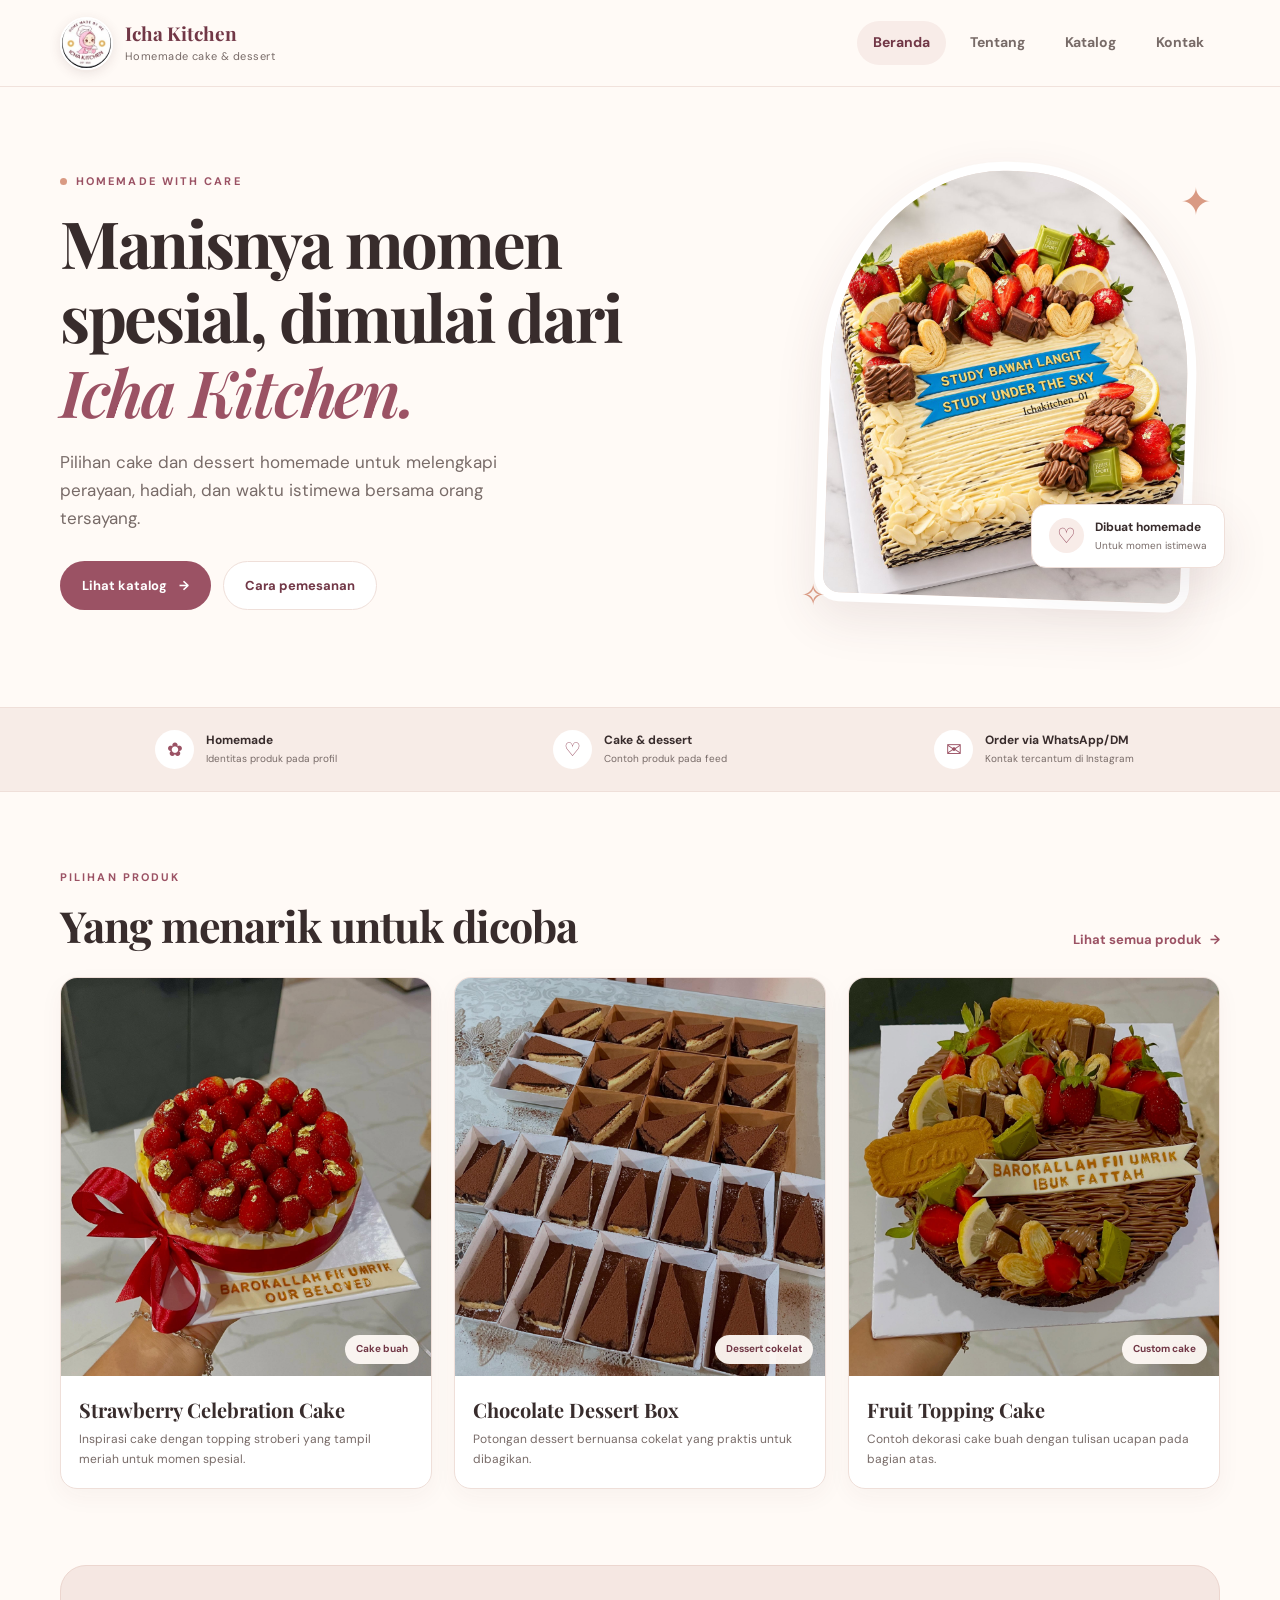
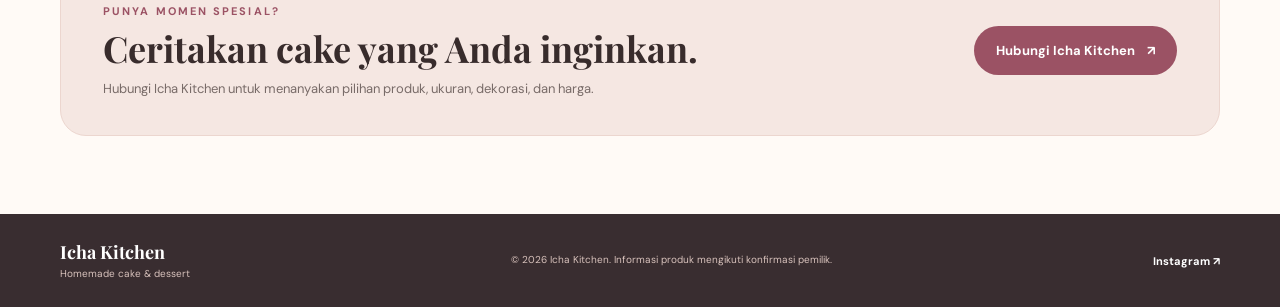
<file: index.html>
<!DOCTYPE html>
<html lang="id">
<head>
  <meta charset="UTF-8">
  <meta name="viewport" content="width=device-width, initial-scale=1.0">
  <meta name="description" content="Profil Icha Kitchen, usaha homemade cake, cookies, dan dessert. Lihat pilihan produk dan cara pemesanan.">
  <title>Icha Kitchen | Beranda</title>
  <link rel="preconnect" href="https://fonts.googleapis.com">
  <link rel="preconnect" href="https://fonts.gstatic.com" crossorigin>
  <link href="https://fonts.googleapis.com/css2?family=DM+Sans:wght@400;500;600;700&family=Playfair+Display:wght@600;700&display=swap" rel="stylesheet">
  <link rel="stylesheet" href="css/style.css">
  <script src="js/script.js" defer></script>
</head>
<body>
  <a class="skip-link" href="#konten">Lewati ke konten</a>
  <header class="site-header">
    <div class="header-inner">
      <a class="brand" href="index.html" aria-label="Icha Kitchen, beranda">
        <img src="img/logo-icha.jpg" alt="Logo Icha Kitchen bergambar karakter koki">
        <span><strong>Icha Kitchen</strong><small>Homemade cake &amp; dessert</small></span>
      </a>
      <button class="menu-toggle" type="button" aria-label="Buka menu navigasi" aria-controls="menu-utama" aria-expanded="false">
        <span></span><span></span><span></span>
      </button>
      <nav class="site-nav" aria-label="Navigasi utama">
        <ul id="menu-utama" class="nav-list">
          <li><a href="index.html" aria-current="page">Beranda</a></li>
          <li><a href="tentang.html">Tentang</a></li>
          <li><a href="katalog.html">Katalog</a></li>
          <li><a href="kontak.html">Kontak</a></li>
        </ul>
      </nav>
    </div>
  </header>

  <main id="konten">
    <section class="hero section-wrap">
      <div class="hero-copy">
        <p class="eyebrow"><span class="eyebrow-dot"></span> HOMEMADE WITH CARE</p>
        <h1>Manisnya momen spesial, dimulai dari <em>Icha Kitchen.</em></h1>
        <p class="hero-text">Pilihan cake dan dessert homemade untuk melengkapi perayaan, hadiah, dan waktu istimewa bersama orang tersayang.</p>
        <div class="hero-actions">
          <a class="button button-primary" href="katalog.html">Lihat katalog <span aria-hidden="true">→</span></a>
          <a class="button button-light" href="kontak.html">Cara pemesanan</a>
        </div>
      </div>
      <div class="hero-visual">
        <div class="hero-image-frame">
          <img src="img/produk-01.jpg" alt="Cake homemade dengan dekorasi buah stroberi dan cokelat">
        </div>
        <div class="floating-note"><span class="note-icon">♡</span><span><strong>Dibuat homemade</strong><small>Untuk momen istimewa</small></span></div>
        <span class="hero-sparkle sparkle-one" aria-hidden="true">✦</span>
        <span class="hero-sparkle sparkle-two" aria-hidden="true">✧</span>
      </div>
    </section>

    <section class="trust-strip" aria-label="Informasi singkat Icha Kitchen">
      <div class="section-wrap trust-grid">
        <div><span class="trust-icon">✿</span><span><strong>Homemade</strong><small>Identitas produk pada profil</small></span></div>
        <div><span class="trust-icon">♡</span><span><strong>Cake &amp; dessert</strong><small>Contoh produk pada feed</small></span></div>
        <div><span class="trust-icon">✉</span><span><strong>Order via WhatsApp/DM</strong><small>Kontak tercantum di Instagram</small></span></div>
      </div>
    </section>

    <section class="section-wrap section-block">
      <div class="section-heading">
        <div><p class="eyebrow">PILIHAN PRODUK</p><h2>Yang menarik untuk dicoba</h2></div>
        <a class="text-link" href="katalog.html">Lihat semua produk <span aria-hidden="true">→</span></a>
      </div>
      <div class="featured-grid">
        <article class="product-card featured-card">
          <a class="product-image" href="katalog.html" aria-label="Lihat katalog cake buah">
            <img src="img/produk-06.jpg" alt="Cake dengan topping stroberi dan pita merah" loading="lazy">
            <span class="image-tag">Cake buah</span>
          </a>
          <div class="product-info"><h3>Strawberry Celebration Cake</h3><p>Inspirasi cake dengan topping stroberi yang tampil meriah untuk momen spesial.</p></div>
        </article>
        <article class="product-card featured-card">
          <a class="product-image" href="katalog.html" aria-label="Lihat katalog brownies">
            <img src="img/produk-04.jpg" alt="Potongan dessert cokelat tersusun dalam kotak" loading="lazy">
            <span class="image-tag">Dessert cokelat</span>
          </a>
          <div class="product-info"><h3>Chocolate Dessert Box</h3><p>Potongan dessert bernuansa cokelat yang praktis untuk dibagikan.</p></div>
        </article>
        <article class="product-card featured-card">
          <a class="product-image" href="katalog.html" aria-label="Lihat katalog cake custom">
            <img src="img/produk-05.jpg" alt="Cake dekorasi buah dengan tulisan ucapan" loading="lazy">
            <span class="image-tag">Custom cake</span>
          </a>
          <div class="product-info"><h3>Fruit Topping Cake</h3><p>Contoh dekorasi cake buah dengan tulisan ucapan pada bagian atas.</p></div>
        </article>
      </div>
    </section>

    <section class="order-banner section-wrap">
      <div><p class="eyebrow">PUNYA MOMEN SPESIAL?</p><h2>Ceritakan cake yang Anda inginkan.</h2><p>Hubungi Icha Kitchen untuk menanyakan pilihan produk, ukuran, dekorasi, dan harga.</p></div>
      <a class="button button-primary" href="kontak.html">Hubungi Icha Kitchen <span aria-hidden="true">↗</span></a>
    </section>
  </main>

  <footer class="site-footer">
    <div class="section-wrap footer-inner">
      <a class="footer-brand" href="index.html">Icha Kitchen<span>Homemade cake &amp; dessert</span></a>
      <p>© <span class="current-year">2026</span> Icha Kitchen. Informasi produk mengikuti konfirmasi pemilik.</p>
      <a href="https://www.instagram.com/ichakitchen_01/" target="_blank" rel="noopener noreferrer">Instagram ↗</a>
    </div>
  </footer>
</body>
</html>
</file>
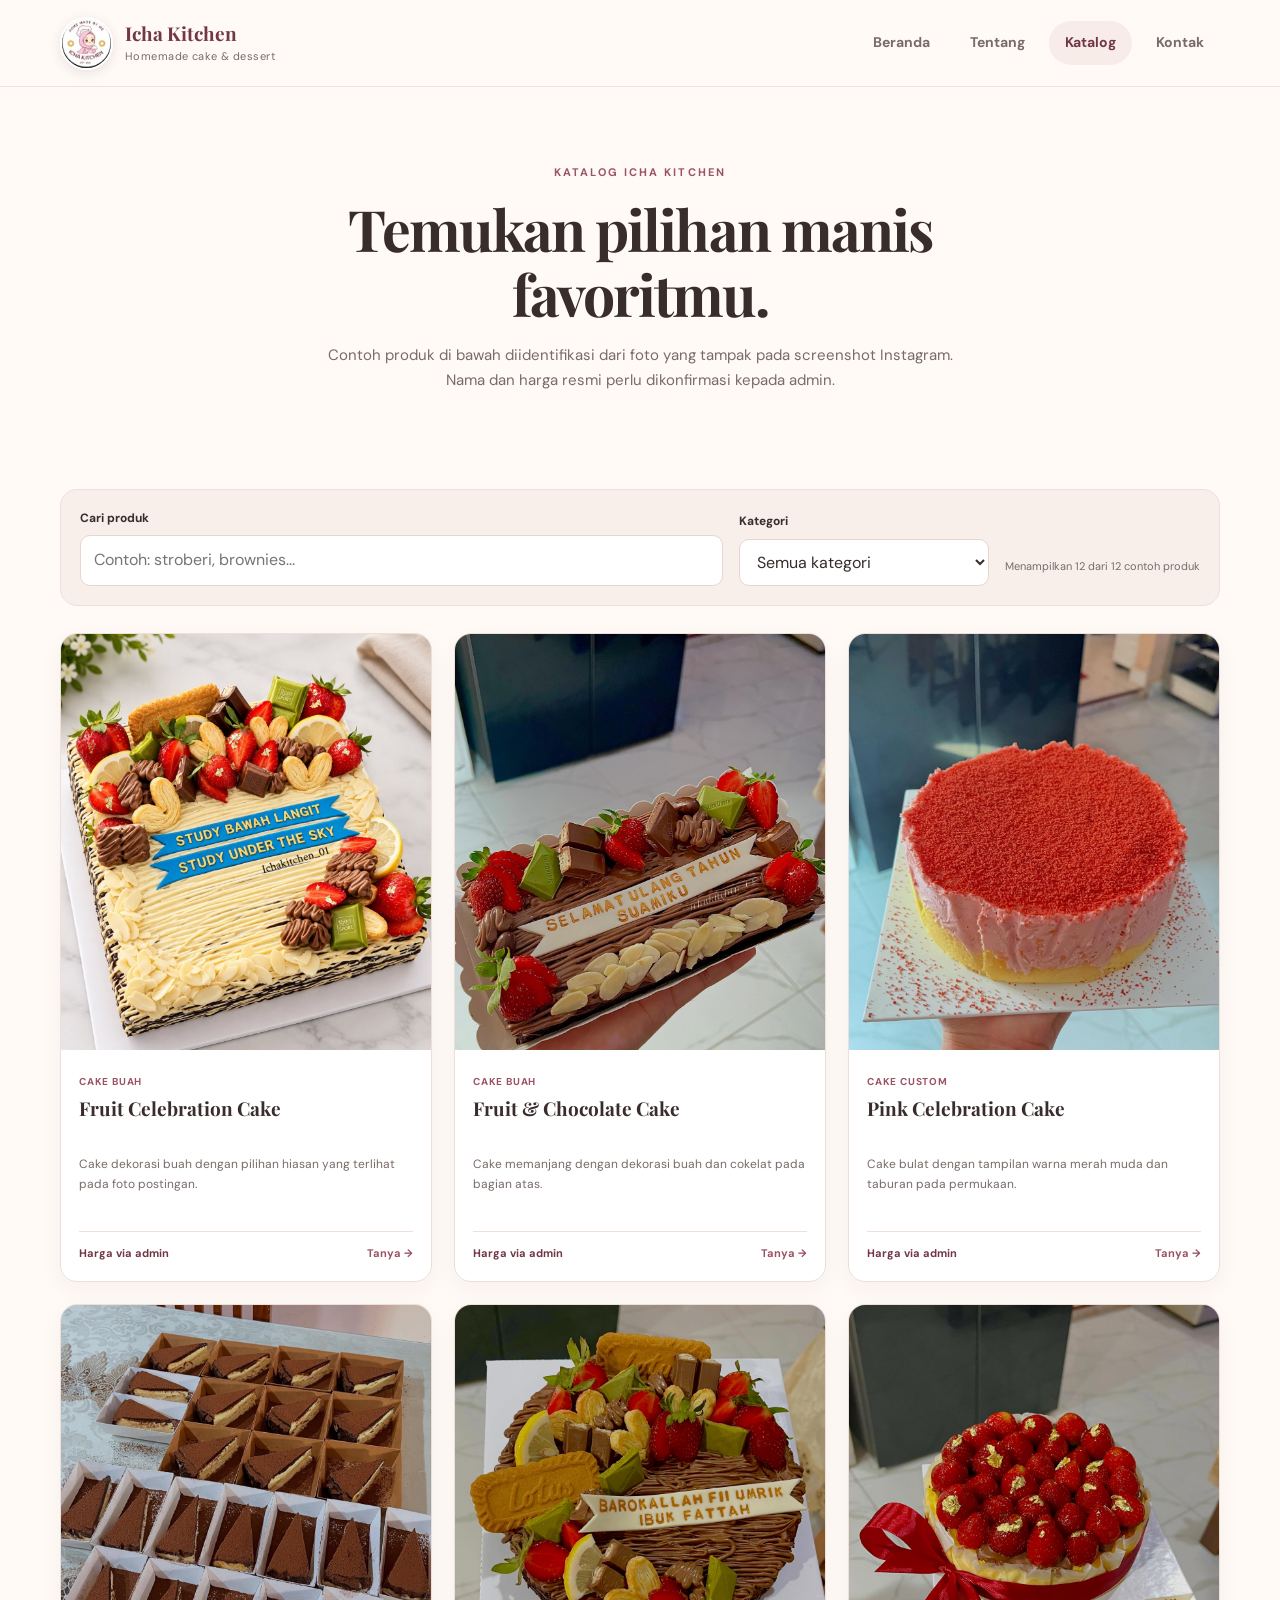
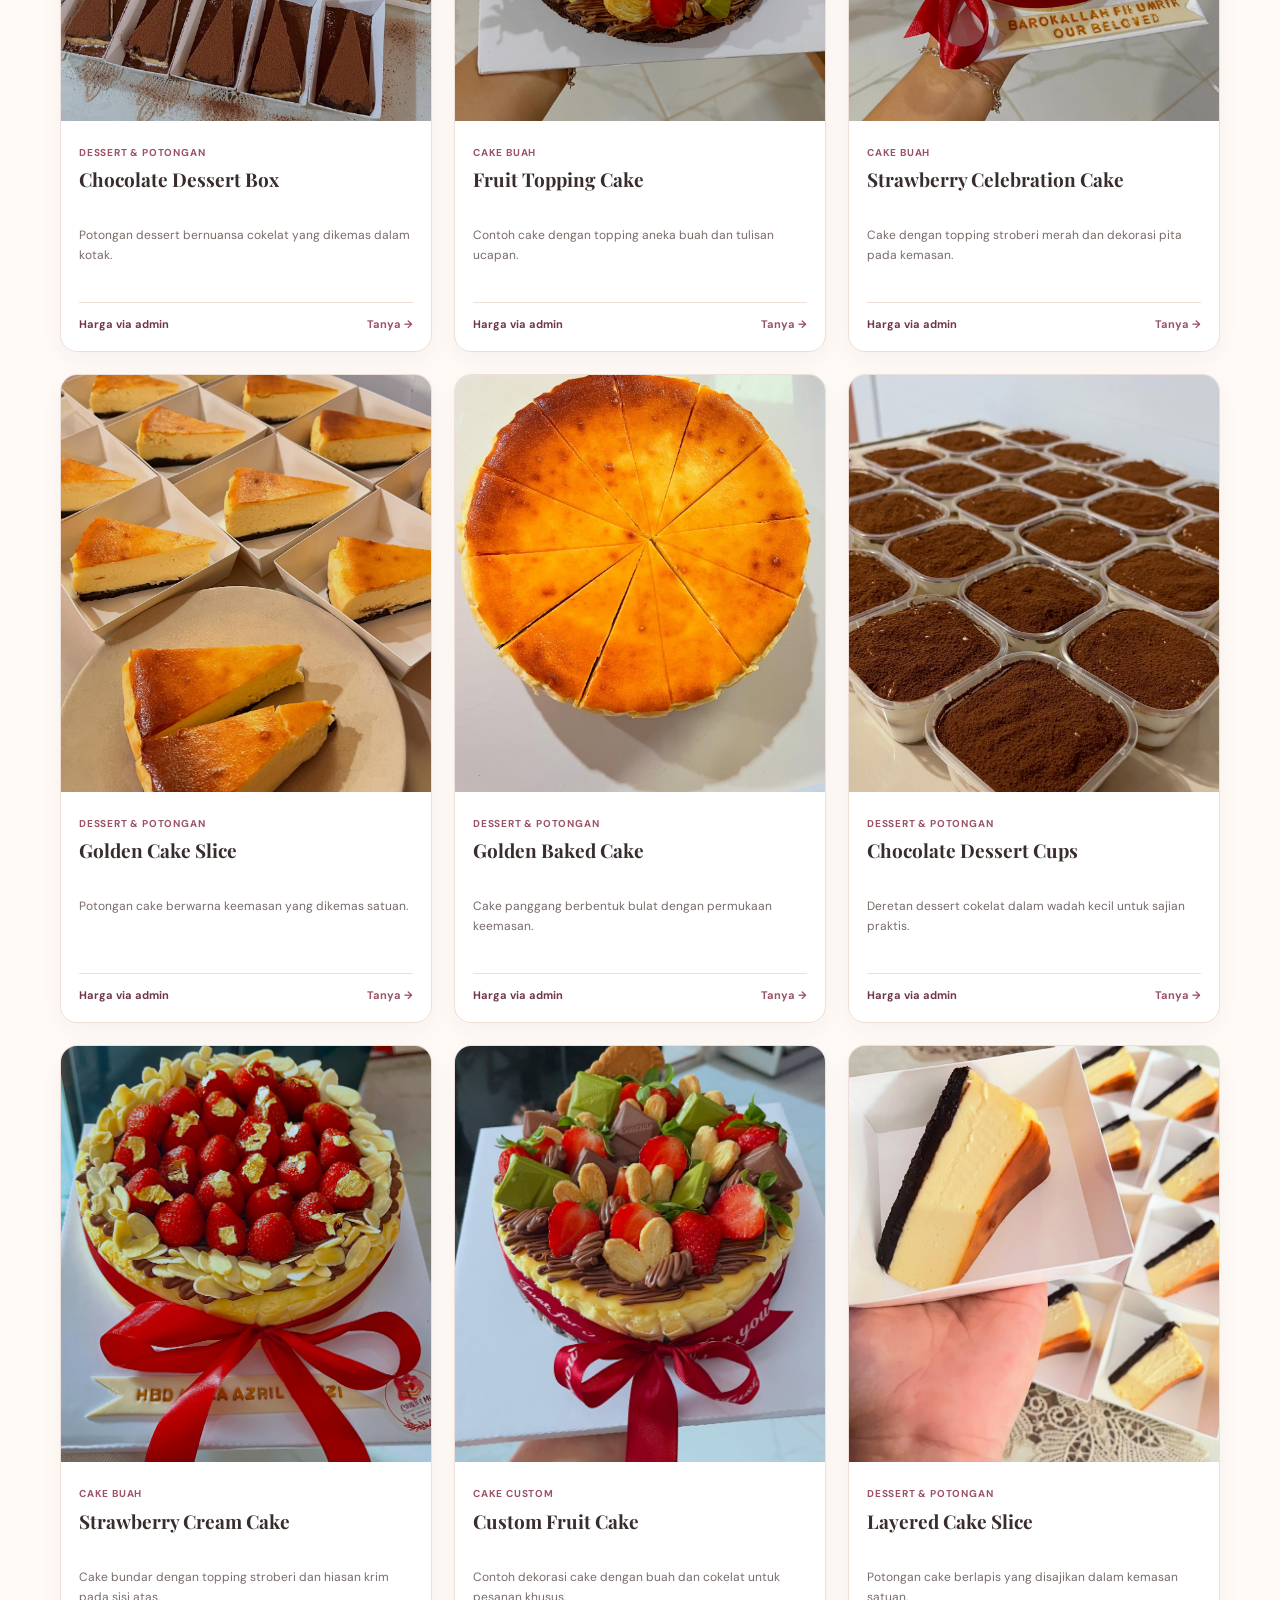
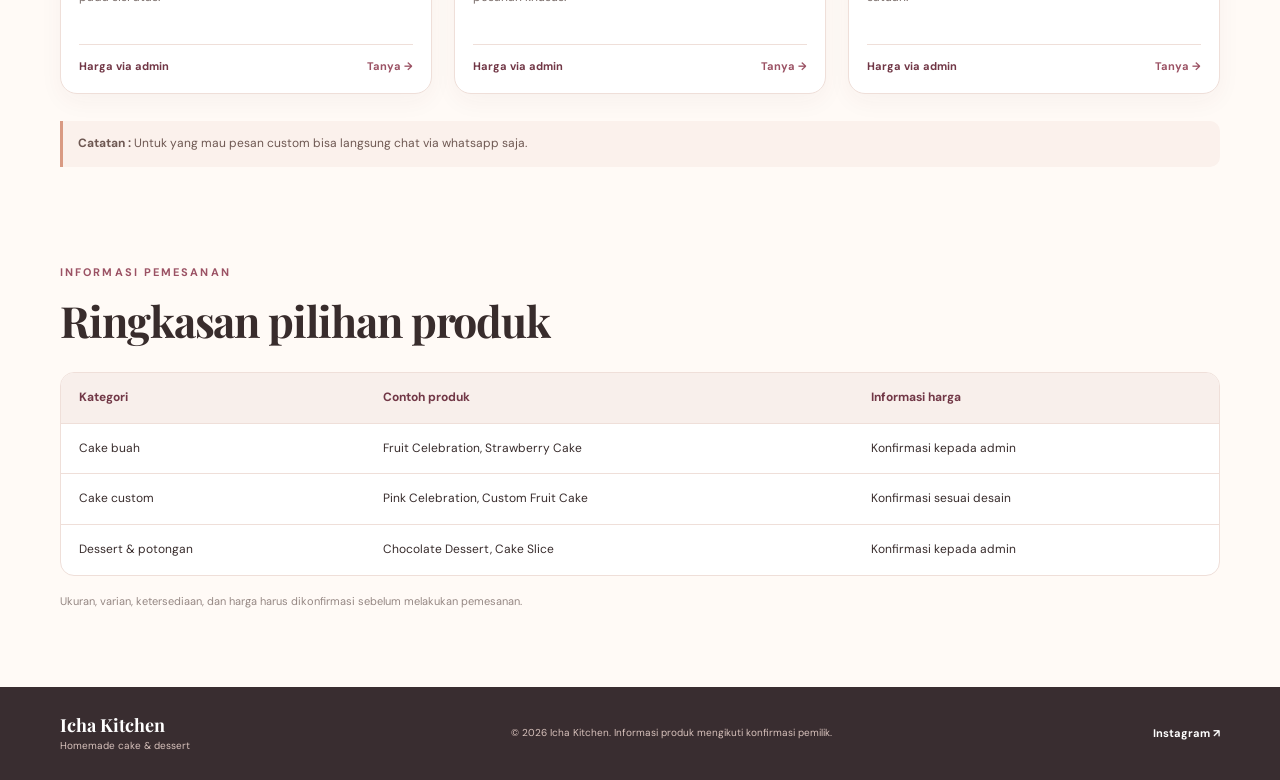
<file: katalog.html>
<!DOCTYPE html>
<html lang="id">
<head>
  <meta charset="UTF-8">
  <meta name="viewport" content="width=device-width, initial-scale=1.0">
  <meta name="description" content="Katalog contoh produk cake dan dessert Icha Kitchen berdasarkan foto postingan Instagram.">
  <title>Icha Kitchen | Katalog Produk</title>
  <link rel="preconnect" href="https://fonts.googleapis.com">
  <link rel="preconnect" href="https://fonts.gstatic.com" crossorigin>
  <link href="https://fonts.googleapis.com/css2?family=DM+Sans:wght@400;500;600;700&family=Playfair+Display:wght@600;700&display=swap" rel="stylesheet">
  <link rel="stylesheet" href="css/style.css">
  <script src="js/script.js" defer></script>
</head>
<body>
  <a class="skip-link" href="#konten">Lewati ke konten</a>
  <header class="site-header">
    <div class="header-inner">
      <a class="brand" href="index.html" aria-label="Icha Kitchen, beranda"><img src="img/logo-icha.jpg" alt="Logo Icha Kitchen bergambar karakter koki"><span><strong>Icha Kitchen</strong><small>Homemade cake &amp; dessert</small></span></a>
      <button class="menu-toggle" type="button" aria-label="Buka menu navigasi" aria-controls="menu-utama" aria-expanded="false"><span></span><span></span><span></span></button>
      <nav class="site-nav" aria-label="Navigasi utama"><ul id="menu-utama" class="nav-list"><li><a href="index.html">Beranda</a></li><li><a href="tentang.html">Tentang</a></li><li><a href="katalog.html" aria-current="page">Katalog</a></li><li><a href="kontak.html">Kontak</a></li></ul></nav>
    </div>
  </header>

  <main id="konten">
    <section class="page-hero section-wrap catalog-hero">
      <p class="eyebrow">KATALOG ICHA KITCHEN</p>
      <h1>Temukan pilihan manis favoritmu.</h1>
      <p>Contoh produk di bawah diidentifikasi dari foto yang tampak pada screenshot Instagram. Nama dan harga resmi perlu dikonfirmasi kepada admin.</p>
    </section>

    <section class="section-wrap section-block">
      <div class="catalog-toolbar" aria-label="Pencarian katalog">
        <div class="field-group search-field"><label for="catalog-search">Cari produk</label><input id="catalog-search" type="search" placeholder="Contoh: stroberi, brownies..." autocomplete="off"></div>
        <div class="field-group"><label for="category-filter">Kategori</label><select id="category-filter"><option value="all">Semua kategori</option><option value="cake-buah">Cake buah</option><option value="cake-custom">Cake custom</option><option value="dessert">Dessert &amp; potongan</option></select></div>
        <p id="catalog-count" class="catalog-count" aria-live="polite">Menampilkan 12 contoh produk</p>
      </div>

      <div id="catalog-grid" class="catalog-grid">
        <article class="product-card" data-category="cake-buah" data-name="fruit celebration cake cake buah stroberi"><a class="product-image" href="kontak.html"><img src="img/produk-01.jpg" alt="Cake persegi dengan hiasan buah, cokelat, dan tulisan dekoratif" loading="lazy"></a><div class="product-info"><span class="product-category">Cake buah</span><h2>Fruit Celebration Cake</h2><p>Cake dekorasi buah dengan pilihan hiasan yang terlihat pada foto postingan.</p><div class="product-bottom"><strong>Harga via admin</strong><a href="kontak.html">Tanya <span aria-hidden="true">→</span></a></div></div></article>
        <article class="product-card" data-category="cake-buah" data-name="cake buah cokelat stroberi"><a class="product-image" href="kontak.html"><img src="img/produk-02.jpg" alt="Cake memanjang dengan topping stroberi dan cokelat" loading="lazy"></a><div class="product-info"><span class="product-category">Cake buah</span><h2>Fruit &amp; Chocolate Cake</h2><p>Cake memanjang dengan dekorasi buah dan cokelat pada bagian atas.</p><div class="product-bottom"><strong>Harga via admin</strong><a href="kontak.html">Tanya <span aria-hidden="true">→</span></a></div></div></article>
        <article class="product-card" data-category="cake-custom" data-name="pink cake cake custom warna pink"><a class="product-image" href="kontak.html"><img src="img/produk-03.jpg" alt="Cake bulat berwarna merah muda dengan taburan remah merah" loading="lazy"></a><div class="product-info"><span class="product-category">Cake custom</span><h2>Pink Celebration Cake</h2><p>Cake bulat dengan tampilan warna merah muda dan taburan pada permukaan.</p><div class="product-bottom"><strong>Harga via admin</strong><a href="kontak.html">Tanya <span aria-hidden="true">→</span></a></div></div></article>
        <article class="product-card" data-category="dessert" data-name="chocolate dessert potongan cokelat brownies"><a class="product-image" href="kontak.html"><img src="img/produk-04.jpg" alt="Potongan dessert cokelat tersusun di dalam kotak" loading="lazy"></a><div class="product-info"><span class="product-category">Dessert &amp; potongan</span><h2>Chocolate Dessert Box</h2><p>Potongan dessert bernuansa cokelat yang dikemas dalam kotak.</p><div class="product-bottom"><strong>Harga via admin</strong><a href="kontak.html">Tanya <span aria-hidden="true">→</span></a></div></div></article>
        <article class="product-card" data-category="cake-buah" data-name="fruit topping cake cake buah custom"><a class="product-image" href="kontak.html"><img src="img/produk-05.jpg" alt="Cake bundar dengan aneka buah dan tulisan ucapan" loading="lazy"></a><div class="product-info"><span class="product-category">Cake buah</span><h2>Fruit Topping Cake</h2><p>Contoh cake dengan topping aneka buah dan tulisan ucapan.</p><div class="product-bottom"><strong>Harga via admin</strong><a href="kontak.html">Tanya <span aria-hidden="true">→</span></a></div></div></article>
        <article class="product-card" data-category="cake-buah" data-name="strawberry cake cake stroberi"><a class="product-image" href="kontak.html"><img src="img/produk-06.jpg" alt="Cake dengan topping stroberi merah dan pita merah" loading="lazy"></a><div class="product-info"><span class="product-category">Cake buah</span><h2>Strawberry Celebration Cake</h2><p>Cake dengan topping stroberi merah dan dekorasi pita pada kemasan.</p><div class="product-bottom"><strong>Harga via admin</strong><a href="kontak.html">Tanya <span aria-hidden="true">→</span></a></div></div></article>
        <article class="product-card" data-category="dessert" data-name="cake slice potongan cake box"><a class="product-image" href="kontak.html"><img src="img/produk-07.jpg" alt="Potongan cake berwarna keemasan dalam kotak kecil" loading="lazy"></a><div class="product-info"><span class="product-category">Dessert &amp; potongan</span><h2>Golden Cake Slice</h2><p>Potongan cake berwarna keemasan yang dikemas satuan.</p><div class="product-bottom"><strong>Harga via admin</strong><a href="kontak.html">Tanya <span aria-hidden="true">→</span></a></div></div></article>
        <article class="product-card" data-category="dessert" data-name="baked cake pie cake panggang"><a class="product-image" href="kontak.html"><img src="img/produk-08.jpg" alt="Cake panggang berbentuk bulat dengan permukaan keemasan" loading="lazy"></a><div class="product-info"><span class="product-category">Dessert &amp; potongan</span><h2>Golden Baked Cake</h2><p>Cake panggang berbentuk bulat dengan permukaan berwarna keemasan.</p><div class="product-bottom"><strong>Harga via admin</strong><a href="kontak.html">Tanya <span aria-hidden="true">→</span></a></div></div></article>
        <article class="product-card" data-category="dessert" data-name="dessert cup cokelat dessert box"><a class="product-image" href="kontak.html"><img src="img/produk-09.jpg" alt="Deretan dessert cokelat dalam wadah kecil" loading="lazy"></a><div class="product-info"><span class="product-category">Dessert &amp; potongan</span><h2>Chocolate Dessert Cups</h2><p>Deretan dessert cokelat dalam wadah kecil untuk sajian praktis.</p><div class="product-bottom"><strong>Harga via admin</strong><a href="kontak.html">Tanya <span aria-hidden="true">→</span></a></div></div></article>
        <article class="product-card" data-category="cake-buah" data-name="strawberry cream cake buah stroberi"><a class="product-image" href="kontak.html"><img src="img/produk-10.jpg" alt="Cake bundar dengan topping stroberi dan hiasan krim" loading="lazy"></a><div class="product-info"><span class="product-category">Cake buah</span><h2>Strawberry Cream Cake</h2><p>Cake bundar dengan topping stroberi dan hiasan krim pada sisi atas.</p><div class="product-bottom"><strong>Harga via admin</strong><a href="kontak.html">Tanya <span aria-hidden="true">→</span></a></div></div></article>
        <article class="product-card" data-category="cake-custom" data-name="custom fruit cake cake buah dekorasi"><a class="product-image" href="kontak.html"><img src="img/produk-11.jpg" alt="Cake dekorasi dengan aneka buah dan cokelat" loading="lazy"></a><div class="product-info"><span class="product-category">Cake custom</span><h2>Custom Fruit Cake</h2><p>Contoh dekorasi cake dengan buah dan cokelat untuk pesanan khusus.</p><div class="product-bottom"><strong>Harga via admin</strong><a href="kontak.html">Tanya <span aria-hidden="true">→</span></a></div></div></article>
        <article class="product-card" data-category="dessert" data-name="cheesecake slice cake potongan keju"><a class="product-image" href="kontak.html"><img src="img/produk-12.jpg" alt="Potongan cake berlapis dengan permukaan keemasan" loading="lazy"></a><div class="product-info"><span class="product-category">Dessert &amp; potongan</span><h2>Layered Cake Slice</h2><p>Potongan cake berlapis yang disajikan dalam kemasan satuan.</p><div class="product-bottom"><strong>Harga via admin</strong><a href="kontak.html">Tanya <span aria-hidden="true">→</span></a></div></div></article>
      </div>
      <p id="no-results" class="empty-state" hidden>Produk tidak ditemukan. Coba kata kunci atau kategori lain.</p>
      <p class="notice catalog-notice"><strong>Catatan :</strong> Untuk yang mau pesan custom bisa langsung chat via whatsapp saja.</p>
    </section>

    <section class="section-wrap section-block price-section">
      <div class="section-heading"><div><p class="eyebrow">INFORMASI PEMESANAN</p><h2>Ringkasan pilihan produk</h2></div></div>
      <div class="table-wrap">
        <table>
          <thead><tr><th scope="col">Kategori</th><th scope="col">Contoh produk</th><th scope="col">Informasi harga</th></tr></thead>
          <tbody>
            <tr><td>Cake buah</td><td>Fruit Celebration, Strawberry Cake</td><td>Konfirmasi kepada admin</td></tr>
            <tr><td>Cake custom</td><td>Pink Celebration, Custom Fruit Cake</td><td>Konfirmasi sesuai desain</td></tr>
            <tr><td>Dessert &amp; potongan</td><td>Chocolate Dessert, Cake Slice</td><td>Konfirmasi kepada admin</td></tr>
          </tbody>
        </table>
      </div>
      <p class="small-note">Ukuran, varian, ketersediaan, dan harga harus dikonfirmasi sebelum melakukan pemesanan.</p>
    </section>
  </main>

  <footer class="site-footer"><div class="section-wrap footer-inner"><a class="footer-brand" href="index.html">Icha Kitchen<span>Homemade cake &amp; dessert</span></a><p>© <span class="current-year">2026</span> Icha Kitchen. Informasi produk mengikuti konfirmasi pemilik.</p><a href="https://www.instagram.com/ichakitchen_01/" target="_blank" rel="noopener noreferrer">Instagram ↗</a></div></footer>
</body>
</html>
</file>
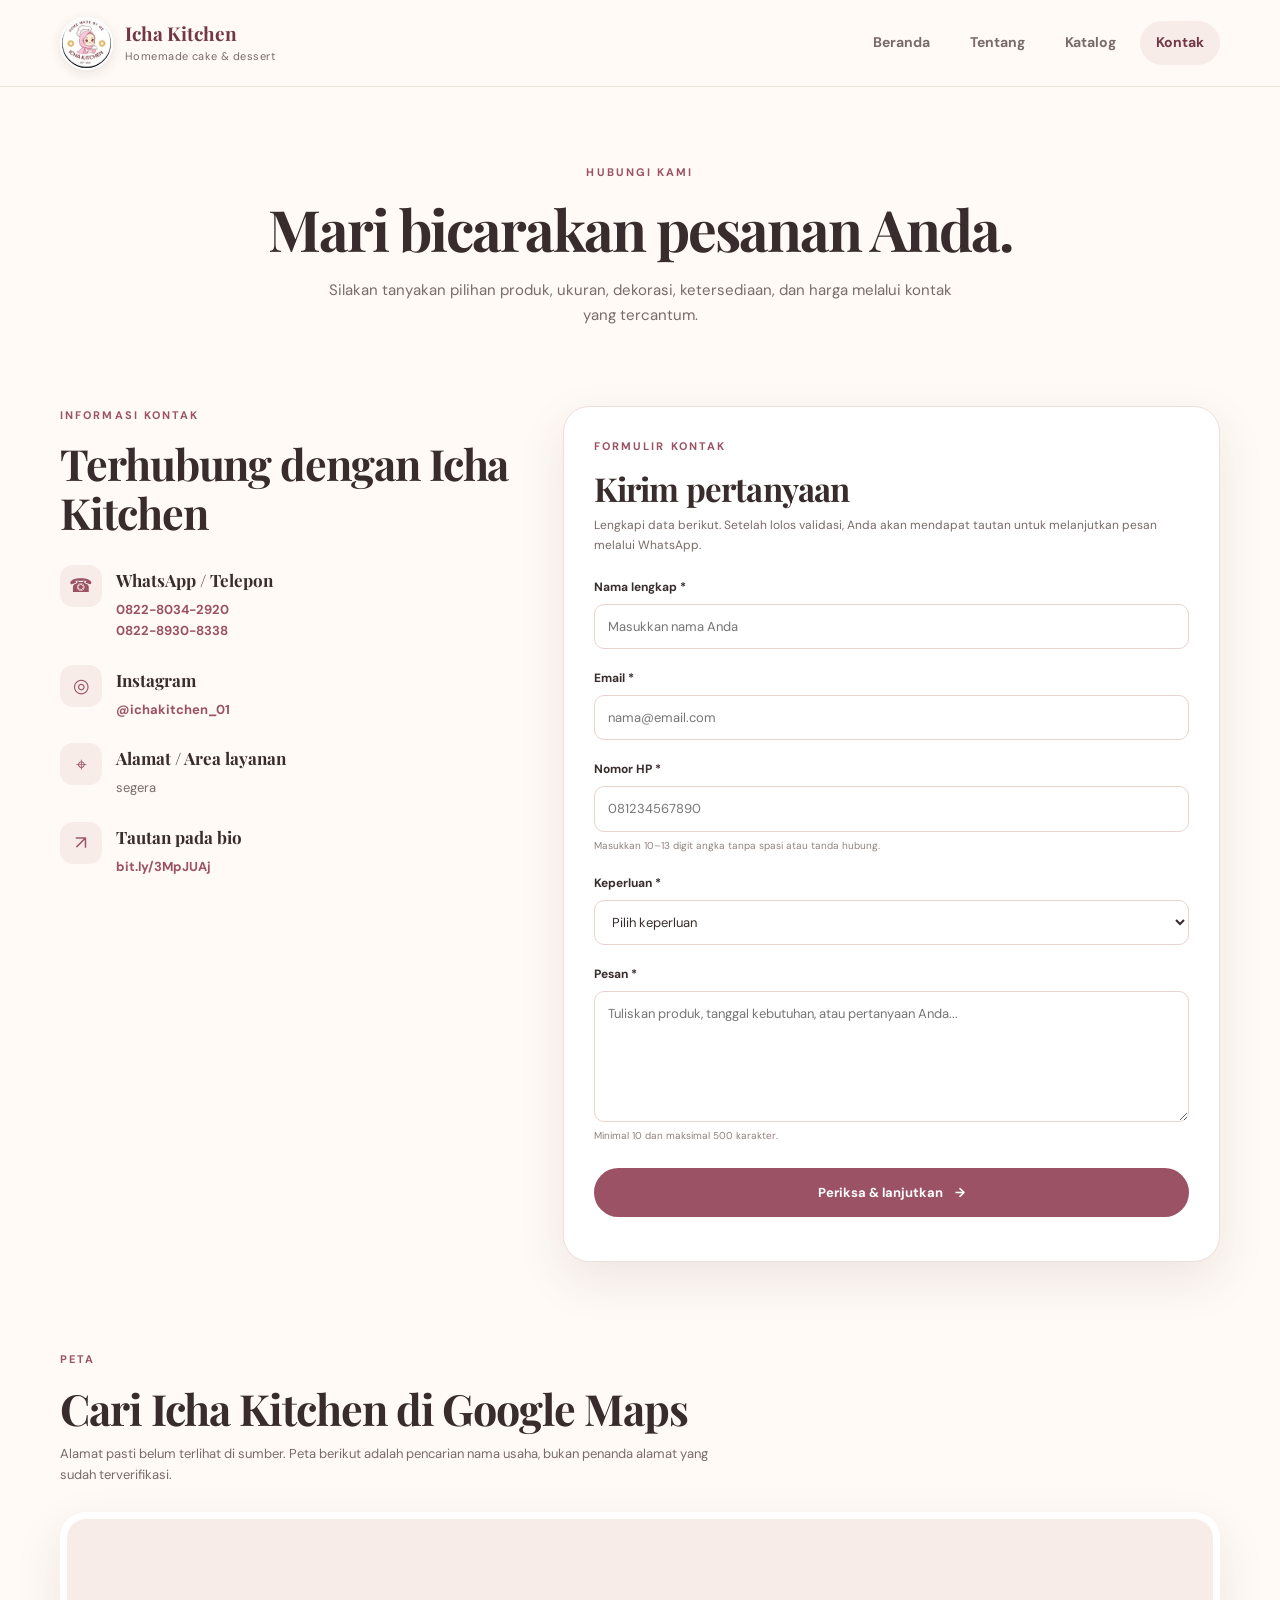
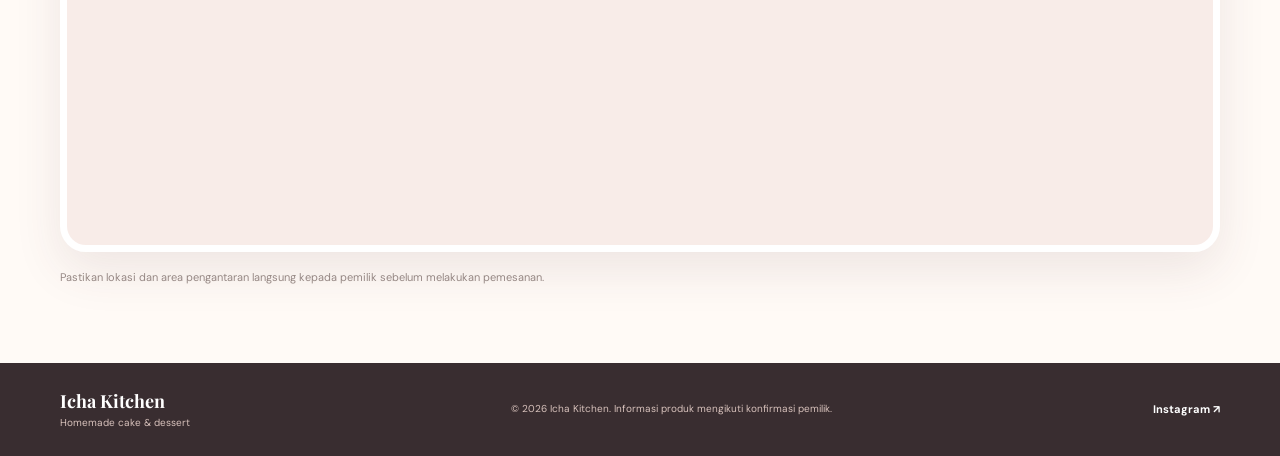
<file: kontak.html>
<!DOCTYPE html>
<html lang="id">
<head>
  <meta charset="UTF-8">
  <meta name="viewport" content="width=device-width, initial-scale=1.0">
  <meta name="description" content="Kontak dan formulir pertanyaan untuk pemesanan Icha Kitchen melalui WhatsApp dan Instagram.">
  <title>Icha Kitchen | Kontak &amp; Pemesanan</title>
  <link rel="preconnect" href="https://fonts.googleapis.com">
  <link rel="preconnect" href="https://fonts.gstatic.com" crossorigin>
  <link href="https://fonts.googleapis.com/css2?family=DM+Sans:wght@400;500;600;700&family=Playfair+Display:wght@600;700&display=swap" rel="stylesheet">
  <link rel="stylesheet" href="css/style.css">
  <script src="js/script.js" defer></script>
</head>
<body>
  <a class="skip-link" href="#konten">Lewati ke konten</a>
  <header class="site-header">
    <div class="header-inner">
      <a class="brand" href="index.html" aria-label="Icha Kitchen, beranda"><img src="img/logo-icha.jpg" alt="Logo Icha Kitchen bergambar karakter koki"><span><strong>Icha Kitchen</strong><small>Homemade cake &amp; dessert</small></span></a>
      <button class="menu-toggle" type="button" aria-label="Buka menu navigasi" aria-controls="menu-utama" aria-expanded="false"><span></span><span></span><span></span></button>
      <nav class="site-nav" aria-label="Navigasi utama"><ul id="menu-utama" class="nav-list"><li><a href="index.html">Beranda</a></li><li><a href="tentang.html">Tentang</a></li><li><a href="katalog.html">Katalog</a></li><li><a href="kontak.html" aria-current="page">Kontak</a></li></ul></nav>
    </div>
  </header>

  <main id="konten">
    <section class="page-hero section-wrap">
      <p class="eyebrow">HUBUNGI KAMI</p>
      <h1>Mari bicarakan pesanan Anda.</h1>
      <p>Silakan tanyakan pilihan produk, ukuran, dekorasi, ketersediaan, dan harga melalui kontak yang tercantum.</p>
    </section>

    <section class="section-wrap contact-layout section-block">
      <div class="contact-details">
        <p class="eyebrow">INFORMASI KONTAK</p>
        <h2>Terhubung dengan Icha Kitchen</h2>
        <article class="contact-item"><span class="contact-icon">☎</span><div><h3>WhatsApp / Telepon</h3><p><a href="https://wa.me/6282280342920" target="_blank" rel="noopener noreferrer">0822-8034-2920</a><br><a href="https://wa.me/6282289308338" target="_blank" rel="noopener noreferrer">0822-8930-8338</a></p></div></article>
        <article class="contact-item"><span class="contact-icon">◎</span><div><h3>Instagram</h3><p><a href="https://www.instagram.com/ichakitchen_01/" target="_blank" rel="noopener noreferrer">@ichakitchen_01</a></p></div></article>
        <article class="contact-item"><span class="contact-icon">⌖</span><div><h3>Alamat / Area layanan</h3><p>segera</p></div></article>
        <article class="contact-item"><span class="contact-icon">↗</span><div><h3>Tautan pada bio</h3><p><a href="https://bit.ly/3MpjUAj" target="_blank" rel="noopener noreferrer">bit.ly/3MpJUAj</a></p></div></article>
      </div>

      <section class="form-panel" aria-labelledby="form-title">
        <p class="eyebrow">FORMULIR KONTAK</p>
        <h2 id="form-title">Kirim pertanyaan</h2>
        <p class="form-intro">Lengkapi data berikut. Setelah lolos validasi, Anda akan mendapat tautan untuk melanjutkan pesan melalui WhatsApp.</p>
        <form id="contact-form">
          <div class="field-group"><label for="nama">Nama lengkap <span aria-hidden="true">*</span></label><input id="nama" name="nama" type="text" placeholder="Masukkan nama Anda" required minlength="2" maxlength="60" autocomplete="name"><small class="field-error" id="nama-error"></small></div>
          <div class="field-group"><label for="email">Email <span aria-hidden="true">*</span></label><input id="email" name="email" type="email" placeholder="nama@email.com" required maxlength="100" autocomplete="email"><small class="field-error" id="email-error"></small></div>
          <div class="field-group"><label for="telepon">Nomor HP <span aria-hidden="true">*</span></label><input id="telepon" name="telepon" type="tel" placeholder="081234567890" pattern="[0-9]{10,13}" minlength="10" maxlength="13" required inputmode="numeric" autocomplete="tel"><small class="field-hint">Masukkan 10–13 digit angka tanpa spasi atau tanda hubung.</small><small class="field-error" id="telepon-error"></small></div>
          <div class="field-group"><label for="pilihan">Keperluan <span aria-hidden="true">*</span></label><select id="pilihan" name="pilihan" required><option value="" selected disabled>Pilih keperluan</option><option value="Tanya katalog dan harga">Tanya katalog dan harga</option><option value="Pesan cake custom">Pesan cake custom</option><option value="Pesan dessert atau cookies">Pesan dessert atau cookies</option><option value="Pertanyaan lainnya">Pertanyaan lainnya</option></select><small class="field-error" id="pilihan-error"></small></div>
          <div class="field-group"><label for="pesan">Pesan <span aria-hidden="true">*</span></label><textarea id="pesan" name="pesan" rows="5" placeholder="Tuliskan produk, tanggal kebutuhan, atau pertanyaan Anda..." required minlength="10" maxlength="500"></textarea><small class="field-hint">Minimal 10 dan maksimal 500 karakter.</small><small class="field-error" id="pesan-error"></small></div>
          <button class="button button-primary submit-button" type="submit">Periksa &amp; lanjutkan <span aria-hidden="true">→</span></button>
          <p id="form-status" class="form-status" role="status" aria-live="polite"></p>
        </form>
      </section>
    </section>

    <section class="section-wrap section-block map-section">
      <div class="section-heading"><div><p class="eyebrow">PETA</p><h2>Cari Icha Kitchen di Google Maps</h2><p class="section-subtitle">Alamat pasti belum terlihat di sumber. Peta berikut adalah pencarian nama usaha, bukan penanda alamat yang sudah terverifikasi.</p></div></div>
      <div class="map-frame"><iframe title="Pencarian Icha Kitchen pada Google Maps" src="https://www.google.com/maps?q=Icha%20Kitchen&output=embed" loading="lazy" referrerpolicy="no-referrer-when-downgrade" allowfullscreen></iframe></div>
      <p class="small-note">Pastikan lokasi dan area pengantaran langsung kepada pemilik sebelum melakukan pemesanan.</p>
    </section>
  </main>

  <footer class="site-footer"><div class="section-wrap footer-inner"><a class="footer-brand" href="index.html">Icha Kitchen<span>Homemade cake &amp; dessert</span></a><p>© <span class="current-year">2026</span> Icha Kitchen. Informasi produk mengikuti konfirmasi pemilik.</p><a href="https://www.instagram.com/ichakitchen_01/" target="_blank" rel="noopener noreferrer">Instagram ↗</a></div></footer>
</body>
</html>
</file>
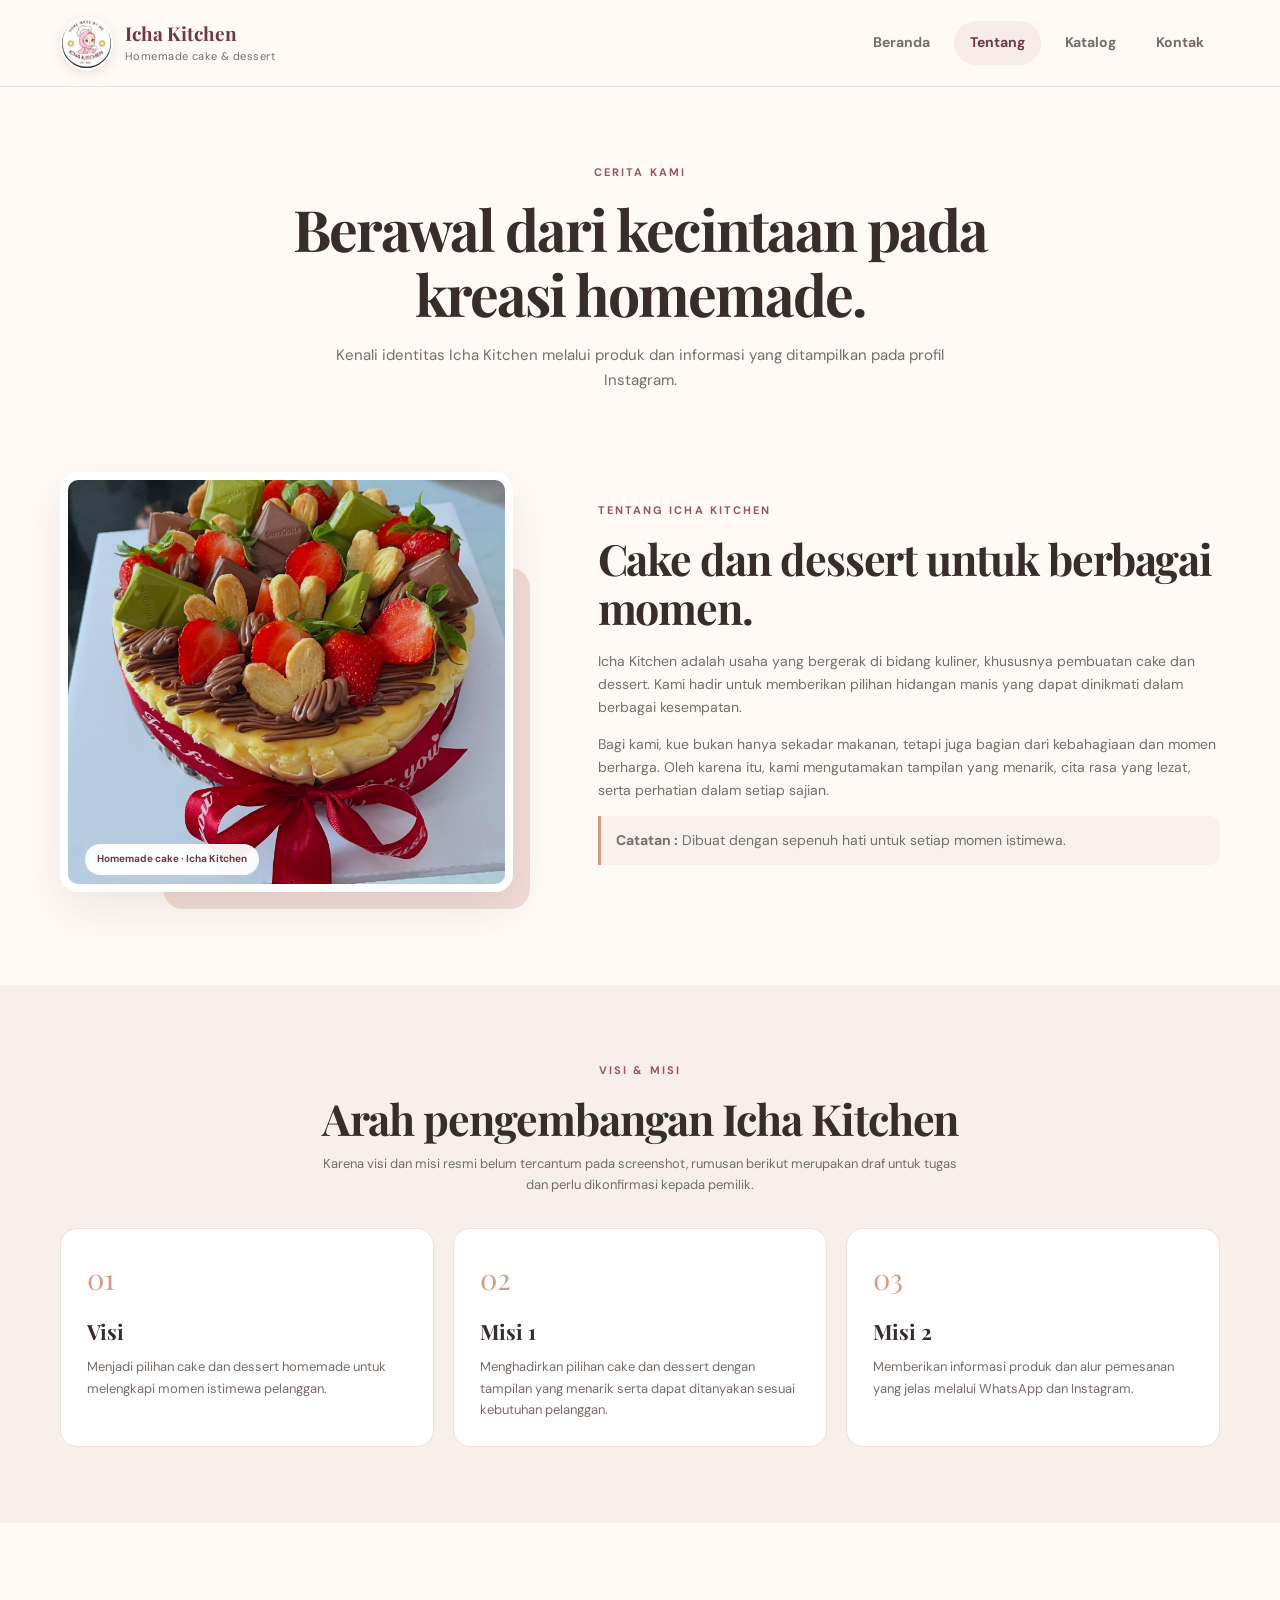
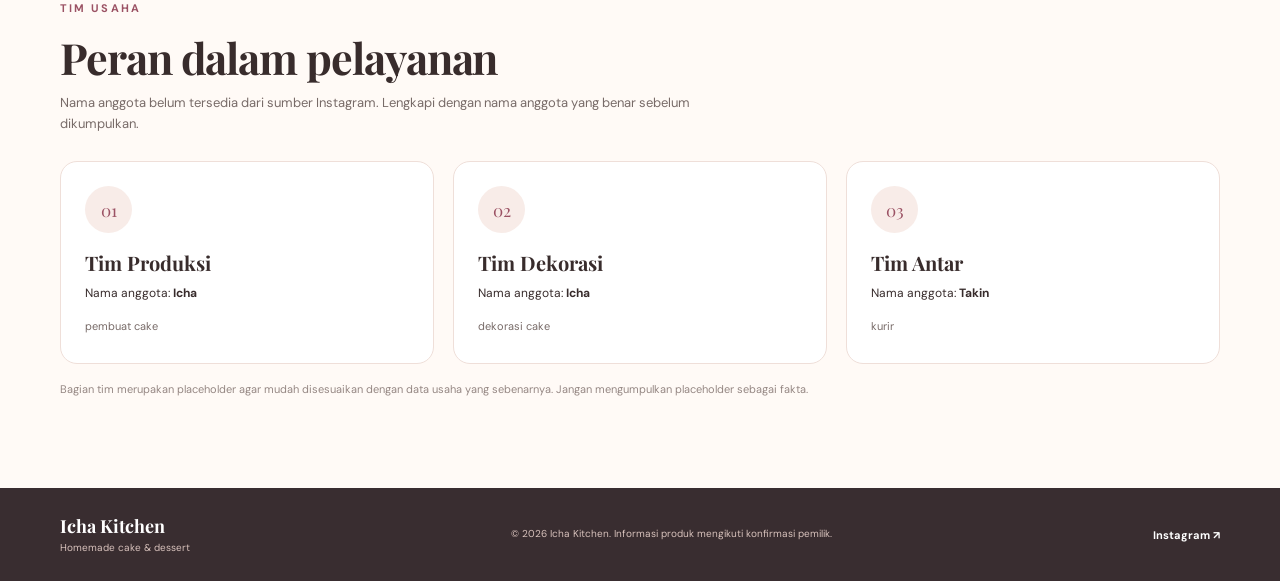
<file: tentang.html>
<!DOCTYPE html>
<html lang="id">
<head>
  <meta charset="UTF-8">
  <meta name="viewport" content="width=device-width, initial-scale=1.0">
  <meta name="description" content="Tentang Icha Kitchen dan informasi usaha homemade cake yang terlihat pada profil Instagram.">
  <title>Icha Kitchen | Tentang Kami</title>
  <link rel="preconnect" href="https://fonts.googleapis.com">
  <link rel="preconnect" href="https://fonts.gstatic.com" crossorigin>
  <link href="https://fonts.googleapis.com/css2?family=DM+Sans:wght@400;500;600;700&family=Playfair+Display:wght@600;700&display=swap" rel="stylesheet">
  <link rel="stylesheet" href="css/style.css">
  <script src="js/script.js" defer></script>
</head>
<body>
  <a class="skip-link" href="#konten">Lewati ke konten</a>
  <header class="site-header">
    <div class="header-inner">
      <a class="brand" href="index.html" aria-label="Icha Kitchen, beranda"><img src="img/logo-icha.jpg" alt="Logo Icha Kitchen bergambar karakter koki"><span><strong>Icha Kitchen</strong><small>Homemade cake &amp; dessert</small></span></a>
      <button class="menu-toggle" type="button" aria-label="Buka menu navigasi" aria-controls="menu-utama" aria-expanded="false"><span></span><span></span><span></span></button>
      <nav class="site-nav" aria-label="Navigasi utama"><ul id="menu-utama" class="nav-list"><li><a href="index.html">Beranda</a></li><li><a href="tentang.html" aria-current="page">Tentang</a></li><li><a href="katalog.html">Katalog</a></li><li><a href="kontak.html">Kontak</a></li></ul></nav>
    </div>
  </header>

  <main id="konten">
    <section class="page-hero section-wrap">
      <p class="eyebrow">CERITA KAMI</p>
      <h1>Berawal dari kecintaan pada kreasi homemade.</h1>
      <p>Kenali identitas Icha Kitchen melalui produk dan informasi yang ditampilkan pada profil Instagram.</p>
    </section>

    <section class="section-wrap about-intro section-block">
      <div class="about-photo"><img src="img/produk-11.jpg" alt="Cake homemade dengan topping buah stroberi" loading="lazy"><span class="photo-caption">Homemade cake · Icha Kitchen</span></div>
      <div class="about-copy">
        <p class="eyebrow">TENTANG ICHA KITCHEN</p>
        <h2>Cake dan dessert untuk berbagai momen.</h2>
        <p>Icha Kitchen  adalah usaha yang bergerak di bidang kuliner, khususnya pembuatan cake dan dessert. Kami hadir untuk memberikan pilihan hidangan manis yang dapat dinikmati dalam berbagai kesempatan.</p>
        <p>Bagi kami, kue bukan hanya sekadar makanan, tetapi juga bagian dari kebahagiaan dan momen berharga. Oleh karena itu, kami mengutamakan tampilan yang menarik, cita rasa yang lezat, serta perhatian dalam setiap sajian.</p>
        <p class="notice"><strong>Catatan :</strong>  Dibuat dengan sepenuh hati untuk setiap momen istimewa.</p>
      </div>
    </section>

    <section class="values-section">
      <div class="section-wrap section-block">
        <div class="section-heading centered-heading"><div><p class="eyebrow">VISI &amp; MISI</p><h2>Arah pengembangan Icha Kitchen</h2><p class="section-subtitle">Karena visi dan misi resmi belum tercantum pada screenshot, rumusan berikut merupakan draf untuk tugas dan perlu dikonfirmasi kepada pemilik.</p></div></div>
        <div class="values-grid">
          <article class="value-card"><span class="value-number">01</span><h3>Visi</h3><p>Menjadi pilihan cake dan dessert homemade untuk melengkapi momen istimewa pelanggan.</p></article>
          <article class="value-card"><span class="value-number">02</span><h3>Misi 1</h3><p>Menghadirkan pilihan cake dan dessert dengan tampilan yang menarik serta dapat ditanyakan sesuai kebutuhan pelanggan.</p></article>
          <article class="value-card"><span class="value-number">03</span><h3>Misi 2</h3><p>Memberikan informasi produk dan alur pemesanan yang jelas melalui WhatsApp dan Instagram.</p></article>
        </div>
      </div>
    </section>

    <section class="section-wrap section-block team-section">
      <div class="section-heading"><div><p class="eyebrow">TIM USAHA</p><h2>Peran dalam pelayanan</h2><p class="section-subtitle">Nama anggota belum tersedia dari sumber Instagram. Lengkapi dengan nama anggota yang benar sebelum dikumpulkan.</p></div></div>
      <div class="team-grid">
        <article class="team-card"><div class="team-avatar">01</div><h3>Tim Produksi</h3><p>Nama anggota: <strong> Icha </strong></p><small> pembuat cake </small></article>
        <article class="team-card"><div class="team-avatar">02</div><h3>Tim Dekorasi</h3><p>Nama anggota: <strong> Icha </strong></p><small> dekorasi cake</small></article>
        <article class="team-card"><div class="team-avatar">03</div><h3>Tim Antar</h3><p>Nama anggota: <strong> Takin </strong></p><small> kurir </small></article>
      </div>
      <p class="small-note">Bagian tim merupakan placeholder agar mudah disesuaikan dengan data usaha yang sebenarnya. Jangan mengumpulkan placeholder sebagai fakta.</p>
    </section>
  </main>

  <footer class="site-footer"><div class="section-wrap footer-inner"><a class="footer-brand" href="index.html">Icha Kitchen<span>Homemade cake &amp; dessert</span></a><p>© <span class="current-year">2026</span> Icha Kitchen. Informasi produk mengikuti konfirmasi pemilik.</p><a href="https://www.instagram.com/ichakitchen_01/" target="_blank" rel="noopener noreferrer">Instagram ↗</a></div></footer>
</body>
</html>
</file>
<file: css/style.css>
:root {
  --warna-utama: #9b5264;
  --warna-utama-gelap: #713746;
  --warna-aksen: #d99a83;
  --warna-latar: #fffaf6;
  --warna-kartu: #ffffff;
  --warna-teks: #382c2c;
  --warna-redup: #786b68;
  --warna-garis: #efdfd9;
  --warna-lembut: #f8ece8;
  --bayangan: 0 18px 48px rgba(91, 52, 55, 0.10);
  --radius-besar: 26px;
  --radius-sedang: 17px;
  --lebar-konten: 1160px;
}

* { box-sizing: border-box; }
html { scroll-behavior: smooth; }
body {
  margin: 0;
  color: var(--warna-teks);
  background: var(--warna-latar);
  font-family: "DM Sans", Arial, sans-serif;
  font-size: 16px;
  line-height: 1.65;
}
img { display: block; max-width: 100%; }
a { color: inherit; }
button, input, select, textarea { font: inherit; }
button, a { -webkit-tap-highlight-color: transparent; }
::selection { color: #fff; background: var(--warna-utama); }

.skip-link {
  position: absolute;
  z-index: 1000;
  top: -60px;
  left: 16px;
  padding: 10px 14px;
  color: #fff;
  background: var(--warna-utama-gelap);
  border-radius: 8px;
}
.skip-link:focus { top: 12px; }
.section-wrap { width: min(var(--lebar-konten), calc(100% - 48px)); margin-inline: auto; }
.section-block { padding-block: 76px; }

.site-header {
  position: sticky;
  z-index: 100;
  top: 0;
  background: rgba(255, 250, 246, 0.94);
  border-bottom: 1px solid rgba(239, 223, 217, 0.85);
  backdrop-filter: blur(14px);
}
.header-inner {
  display: flex;
  align-items: center;
  justify-content: space-between;
  gap: 28px;
  width: min(var(--lebar-konten), calc(100% - 48px));
  min-height: 86px;
  margin-inline: auto;
}
.brand { display: inline-flex; align-items: center; gap: 12px; text-decoration: none; flex-shrink: 0; }
.brand img { width: 53px; height: 53px; object-fit: cover; border: 2px solid #fff; border-radius: 50%; box-shadow: 0 3px 12px rgba(91, 52, 55, 0.13); }
.brand span, .footer-brand { display: flex; flex-direction: column; line-height: 1.25; }
.brand strong { color: var(--warna-utama-gelap); font-family: "Playfair Display", Georgia, serif; font-size: 19px; }
.brand small { margin-top: 4px; color: var(--warna-redup); font-size: 11px; letter-spacing: 0.04em; }
.site-nav { margin-left: auto; }
.nav-list { display: flex; align-items: center; gap: 8px; margin: 0; padding: 0; list-style: none; }
.nav-list a { display: inline-flex; padding: 10px 16px; color: var(--warna-redup); font-size: 14px; font-weight: 700; text-decoration: none; border-radius: 999px; transition: color 180ms ease, background 180ms ease, transform 180ms ease; }
.nav-list a:hover, .nav-list a[aria-current="page"] { color: var(--warna-utama-gelap); background: var(--warna-lembut); }
.nav-list a:hover { transform: translateY(-2px); }
.menu-toggle { display: none; width: 44px; height: 42px; padding: 10px; border: 1px solid var(--warna-garis); border-radius: 12px; background: #fff; cursor: pointer; }
.menu-toggle span { display: block; width: 20px; height: 2px; margin: 4px auto; background: var(--warna-utama-gelap); border-radius: 2px; transition: transform 180ms ease; }

.hero { display: grid; grid-template-columns: 1.03fr 0.97fr; align-items: center; gap: 66px; min-height: 570px; padding-block: 60px 72px; }
.eyebrow { display: flex; align-items: center; gap: 9px; margin: 0 0 15px; color: var(--warna-utama); font-size: 11px; font-weight: 700; letter-spacing: 0.19em; }
.eyebrow-dot { width: 7px; height: 7px; background: var(--warna-aksen); border-radius: 50%; }
h1, h2, h3, p { margin-top: 0; }
h1, h2 { font-family: "Playfair Display", Georgia, serif; font-weight: 700; line-height: 1.14; }
.hero h1 { max-width: 590px; margin-bottom: 20px; font-size: clamp(42px, 5.1vw, 65px); letter-spacing: -0.035em; }
.hero h1 em { color: var(--warna-utama); font-weight: 600; }
.hero-text { max-width: 505px; margin-bottom: 29px; color: var(--warna-redup); font-size: 17px; }
.hero-actions { display: flex; flex-wrap: wrap; gap: 12px; }
.button { display: inline-flex; align-items: center; justify-content: center; gap: 12px; min-height: 49px; padding: 12px 21px; border: 1px solid transparent; border-radius: 999px; font-size: 13px; font-weight: 700; text-align: center; text-decoration: none; cursor: pointer; transition: transform 180ms ease, box-shadow 180ms ease, background 180ms ease; }
.button:hover { transform: translateY(-3px); box-shadow: 0 9px 20px rgba(113, 55, 70, 0.16); }
.button-primary { color: #fff; background: var(--warna-utama); }
.button-primary:hover { background: var(--warna-utama-gelap); }
.button-light { color: var(--warna-utama-gelap); background: #fff; border-color: var(--warna-garis); }
.button-light:hover { background: var(--warna-lembut); }
.small-note { margin: 17px 0 0; color: #958783; font-size: 11px; line-height: 1.6; }
.hero-visual { position: relative; max-width: 500px; justify-self: end; padding: 15px 24px 28px 10px; }
.hero-image-frame { overflow: hidden; width: min(100%, 430px); height: 445px; border: 9px solid #fff; border-radius: 48% 48% 25px 25px; background: #ead7ce; box-shadow: var(--bayangan); transform: rotate(2deg); }
.hero-image-frame img { width: 100%; height: 100%; object-fit: cover; object-position: center; }
.floating-note { position: absolute; right: -5px; bottom: 67px; display: flex; align-items: center; gap: 11px; padding: 13px 17px; background: #fff; border: 1px solid var(--warna-garis); border-radius: 15px; box-shadow: var(--bayangan); animation: float-note 4s ease-in-out infinite; }
.note-icon { display: grid; width: 35px; height: 35px; place-items: center; color: var(--warna-utama); background: var(--warna-lembut); border-radius: 50%; font-size: 21px; }
.floating-note strong, .floating-note small { display: block; }
.floating-note strong { font-size: 12px; }
.floating-note small { color: var(--warna-redup); font-size: 10px; }
.hero-sparkle { position: absolute; color: var(--warna-aksen); }
.sparkle-one { top: 24px; right: 8px; font-size: 38px; }
.sparkle-two { bottom: 15px; left: -10px; font-size: 29px; }
@keyframes float-note { 0%, 100% { transform: translateY(0); } 50% { transform: translateY(-7px); } }

.trust-strip { padding-block: 22px; background: #f7ece7; border-block: 1px solid var(--warna-garis); }
.trust-grid { display: grid; grid-template-columns: repeat(3, 1fr); gap: 22px; }
.trust-grid > div { display: flex; align-items: center; justify-content: center; gap: 12px; }
.trust-icon { display: grid; width: 39px; height: 39px; place-items: center; color: var(--warna-utama); background: #fff; border-radius: 50%; font-size: 19px; }
.trust-grid strong, .trust-grid small { display: block; }
.trust-grid strong { font-size: 12px; }
.trust-grid small { color: var(--warna-redup); font-size: 10px; }

.section-heading { display: flex; align-items: end; justify-content: space-between; gap: 24px; margin-bottom: 27px; }
.section-heading h2, .about-copy h2, .contact-details h2, .form-panel h2 { margin-bottom: 0; font-size: clamp(30px, 3.8vw, 43px); letter-spacing: -0.025em; }
.text-link { color: var(--warna-utama); font-size: 13px; font-weight: 700; text-decoration: none; white-space: nowrap; }
.text-link span { margin-left: 5px; transition: margin 180ms ease; }
.text-link:hover span { margin-left: 10px; }
.featured-grid { display: grid; grid-template-columns: repeat(3, 1fr); gap: 22px; }
.product-card { overflow: hidden; background: var(--warna-kartu); border: 1px solid var(--warna-garis); border-radius: var(--radius-sedang); box-shadow: 0 8px 25px rgba(91, 52, 55, 0.045); transition: transform 220ms ease, box-shadow 220ms ease; }
.product-card:hover { transform: translateY(-5px); box-shadow: var(--bayangan); }
.product-image { position: relative; display: block; overflow: hidden; aspect-ratio: 4 / 4.3; background: var(--warna-lembut); }
.product-image img { width: 100%; height: 100%; object-fit: cover; transition: transform 350ms ease; }
.product-card:hover .product-image img { transform: scale(1.045); }
.image-tag { position: absolute; right: 12px; bottom: 12px; padding: 6px 11px; color: var(--warna-utama-gelap); background: rgba(255, 250, 246, 0.94); border-radius: 999px; font-size: 10px; font-weight: 700; }
.product-info { padding: 17px 18px 18px; }
.product-info h3, .product-info h2 { margin: 4px 0 8px; font-family: "Playfair Display", Georgia, serif; font-size: 20px; line-height: 1.25; }
.product-info p { margin: 0; color: var(--warna-redup); font-size: 12px; line-height: 1.65; }
.order-banner { display: flex; align-items: center; justify-content: space-between; gap: 28px; margin-bottom: 78px; padding: 36px 42px; background: #f5e7e2; border: 1px solid #ecd6cf; border-radius: var(--radius-besar); }
.order-banner h2 { margin-bottom: 9px; font-size: clamp(26px, 3vw, 36px); }
.order-banner p:last-child { margin: 0; color: var(--warna-redup); font-size: 13px; }
.order-banner .eyebrow { margin-bottom: 8px; }

.page-hero { padding-block: 76px 34px; text-align: center; }
.page-hero .eyebrow { justify-content: center; }
.page-hero h1 { max-width: 800px; margin: 0 auto 17px; font-size: clamp(38px, 5vw, 57px); letter-spacing: -0.035em; }
.page-hero > p:last-child { max-width: 650px; margin: 0 auto; color: var(--warna-redup); font-size: 15px; }
.about-intro { display: grid; grid-template-columns: 0.86fr 1.14fr; align-items: center; gap: 68px; padding-top: 45px; }
.about-photo { position: relative; padding: 0 17px 17px 0; }
.about-photo::before { position: absolute; z-index: -1; right: 0; bottom: 0; width: 78%; height: 78%; background: #f0dcd5; border-radius: 20px; content: ""; }
.about-photo img { width: 100%; height: 420px; object-fit: cover; border: 8px solid #fff; border-radius: 18px; box-shadow: var(--bayangan); }
.photo-caption { position: absolute; bottom: 34px; left: 25px; padding: 7px 12px; color: var(--warna-utama-gelap); background: rgba(255,255,255,.94); border-radius: 999px; font-size: 10px; font-weight: 700; }
.about-copy h2 { margin-bottom: 18px; }
.about-copy > p:not(.eyebrow) { color: var(--warna-redup); font-size: 14px; }
.notice { padding: 13px 15px; color: #6e5852; background: #fbf1ec; border-left: 3px solid var(--warna-aksen); border-radius: 0 10px 10px 0; font-size: 12px; }
.values-section { background: #f8efeb; }
.centered-heading { justify-content: center; text-align: center; }
.centered-heading .eyebrow { justify-content: center; }
.section-subtitle { max-width: 650px; margin: 10px 0 0; color: var(--warna-redup); font-size: 13px; }
.centered-heading .section-subtitle { margin-inline: auto; }
.values-grid { display: grid; grid-template-columns: repeat(3, 1fr); gap: 19px; margin-top: 32px; }
.value-card { padding: 26px; background: #fff; border: 1px solid var(--warna-garis); border-radius: var(--radius-sedang); }
.value-number { color: var(--warna-aksen); font-family: "Playfair Display", Georgia, serif; font-size: 29px; }
.value-card h3 { margin: 12px 0 7px; font-family: "Playfair Display", Georgia, serif; font-size: 21px; }
.value-card p { margin: 0; color: var(--warna-redup); font-size: 13px; }
.team-section { padding-bottom: 90px; }
.team-grid { display: grid; grid-template-columns: repeat(3, 1fr); gap: 19px; margin-top: 26px; }
.team-card { padding: 24px; background: #fff; border: 1px solid var(--warna-garis); border-radius: var(--radius-sedang); }
.team-avatar { display: grid; width: 47px; height: 47px; place-items: center; color: var(--warna-utama); background: var(--warna-lembut); border-radius: 50%; font-family: "Playfair Display", Georgia, serif; font-size: 17px; }
.team-card h3 { margin: 13px 0 5px; font-family: "Playfair Display", Georgia, serif; font-size: 20px; }
.team-card p { margin: 0 0 8px; font-size: 12px; }
.team-card small { color: var(--warna-redup); font-size: 11px; }

.catalog-hero { padding-bottom: 20px; }
.catalog-toolbar { display: grid; grid-template-columns: 1fr 250px auto; align-items: end; gap: 16px; margin-bottom: 27px; padding: 19px; background: #f8efeb; border: 1px solid var(--warna-garis); border-radius: var(--radius-sedang); }
.field-group { display: flex; flex-direction: column; gap: 7px; }
.field-group label { color: var(--warna-teks); font-size: 12px; font-weight: 700; }
.field-group input, .field-group select, .field-group textarea { width: 100%; min-height: 45px; padding: 11px 13px; color: var(--warna-teks); background: #fff; border: 1px solid #e7d5ce; border-radius: 10px; outline: none; transition: border 180ms ease, box-shadow 180ms ease; }
.field-group textarea { resize: vertical; }
.field-group input:focus, .field-group select:focus, .field-group textarea:focus { border-color: var(--warna-utama); box-shadow: 0 0 0 3px rgba(155, 82, 100, 0.12); }
.catalog-count { margin: 0 0 11px; color: var(--warna-redup); font-size: 11px; text-align: right; white-space: nowrap; }
.catalog-grid { display: grid; grid-template-columns: repeat(3, minmax(0, 1fr)); gap: 22px; }
.catalog-grid .product-image { aspect-ratio: 4 / 4.5; }
.product-category { color: var(--warna-utama); font-size: 10px; font-weight: 700; letter-spacing: 0.08em; text-transform: uppercase; }
.catalog-grid .product-info h2 { min-height: 50px; font-size: 19px; }
.catalog-grid .product-info p { min-height: 60px; }
.product-bottom { display: flex; align-items: center; justify-content: space-between; gap: 8px; margin-top: 16px; padding-top: 12px; border-top: 1px solid var(--warna-garis); }
.product-bottom strong { color: var(--warna-utama-gelap); font-size: 11px; }
.product-bottom a { color: var(--warna-utama); font-size: 11px; font-weight: 700; text-decoration: none; }
.product-bottom a:hover { text-decoration: underline; }
.empty-state { padding: 32px; color: var(--warna-redup); background: #fff; border: 1px dashed var(--warna-garis); border-radius: 14px; text-align: center; }
.catalog-notice { margin-top: 27px; }
.price-section { padding-top: 8px; }
.table-wrap { overflow-x: auto; border: 1px solid var(--warna-garis); border-radius: 14px; background: #fff; }
table { width: 100%; border-collapse: collapse; text-align: left; }
th, td { padding: 15px 18px; border-bottom: 1px solid var(--warna-garis); font-size: 12px; }
th { color: var(--warna-utama-gelap); background: #f8efeb; font-weight: 700; }
tbody tr:last-child td { border-bottom: 0; }
tbody tr:hover { background: #fffaf7; }

.contact-layout { display: grid; grid-template-columns: 0.82fr 1.18fr; align-items: start; gap: 46px; padding-top: 44px; }
.contact-details h2 { margin-bottom: 28px; }
.contact-item { display: flex; align-items: flex-start; gap: 14px; margin-bottom: 23px; }
.contact-icon { display: grid; flex: 0 0 42px; width: 42px; height: 42px; place-items: center; color: var(--warna-utama); background: var(--warna-lembut); border-radius: 13px; font-size: 19px; }
.contact-item h3 { margin: 1px 0 5px; font-family: "Playfair Display", Georgia, serif; font-size: 17px; }
.contact-item p { margin: 0; color: var(--warna-redup); font-size: 13px; overflow-wrap: anywhere; }
.contact-item a { color: var(--warna-utama); font-weight: 700; text-decoration: none; }
.contact-item a:hover { text-decoration: underline; }
.form-panel { padding: 30px; background: #fff; border: 1px solid var(--warna-garis); border-radius: var(--radius-besar); box-shadow: var(--bayangan); }
.form-panel h2 { margin-bottom: 9px; font-size: 33px; }
.form-intro { margin-bottom: 22px; color: var(--warna-redup); font-size: 12px; }
#contact-form { display: grid; gap: 14px; }
#contact-form .field-group { gap: 6px; }
#contact-form input, #contact-form select, #contact-form textarea { font-size: 13px; }
.field-hint { color: #91827e; font-size: 10px; }
.field-error { min-height: 0; color: #b13c45; font-size: 11px; }
.field-error:not(:empty) { margin-top: 1px; }
[aria-invalid="true"] { border-color: #bd4b54 !important; }
.submit-button { width: 100%; margin-top: 4px; }
.form-status { margin: 0; color: var(--warna-utama-gelap); font-size: 12px; }
.form-status a { display: inline-flex; margin-top: 9px; padding: 8px 12px; color: #fff; background: #23875d; border-radius: 999px; font-weight: 700; text-decoration: none; }
.map-section { padding-top: 12px; }
.map-frame { overflow: hidden; height: 340px; border: 7px solid #fff; border-radius: var(--radius-besar); box-shadow: var(--bayangan); background: var(--warna-lembut); }
.map-frame iframe { width: 100%; height: 100%; border: 0; }

.site-footer { padding-block: 27px; background: #392d30; color: #f9eeea; }
.footer-inner { display: flex; align-items: center; justify-content: space-between; gap: 22px; }
.footer-brand { color: #fff; font-family: "Playfair Display", Georgia, serif; font-size: 18px; font-weight: 700; text-decoration: none; }
.footer-brand span { margin-top: 4px; color: #d8c2bc; font-family: "DM Sans", Arial, sans-serif; font-size: 10px; font-weight: 400; }
.footer-inner p { margin: 0; color: #d8c2bc; font-size: 10px; text-align: center; }
.footer-inner > a:last-child { color: #fff; font-size: 11px; font-weight: 700; text-decoration: none; white-space: nowrap; }
.footer-inner > a:last-child:hover { color: #edbca9; }

@media (min-width: 992px) {
  .hero { min-height: 610px; }
  .catalog-grid { grid-template-columns: repeat(3, minmax(0, 1fr)); }
}

@media (min-width: 601px) and (max-width: 991px) {
  .header-inner { gap: 12px; }
  .nav-list { gap: 0; }
  .nav-list a { padding-inline: 11px; font-size: 12px; }
  .hero { gap: 30px; min-height: 480px; }
  .hero-image-frame { height: 360px; }
  .catalog-grid { grid-template-columns: repeat(2, minmax(0, 1fr)); }
  .catalog-toolbar { grid-template-columns: 1fr 1fr; }
  .catalog-count { grid-column: 1 / -1; text-align: left; margin: 0; }
  .about-intro { gap: 32px; }
  .contact-layout { gap: 24px; }
}

@media (max-width: 600px) {
  body { font-size: 15px; }
  .section-wrap { width: min(100% - 32px, var(--lebar-konten)); }
  .section-block { padding-block: 53px; }
  .header-inner { width: calc(100% - 32px); min-height: 72px; flex-wrap: wrap; gap: 0; padding-block: 10px; }
  .brand img { width: 45px; height: 45px; }
  .brand strong { font-size: 17px; }
  .menu-toggle { display: block; margin-left: auto; }
  .site-nav { order: 3; width: 100%; margin: 0; }
  .nav-list { display: none; flex-direction: column; align-items: stretch; gap: 3px; padding: 9px 0 3px; }
  .nav-list.is-open { display: flex; }
  .nav-list a { display: flex; width: 100%; padding: 11px 13px; border-radius: 9px; font-size: 13px; }
  .hero { grid-template-columns: 1fr; gap: 19px; min-height: auto; padding-block: 49px 58px; }
  .hero h1 { max-width: 530px; font-size: clamp(39px, 12vw, 54px); }
  .hero-text { font-size: 14px; }
  .hero-visual { width: min(100%, 430px); justify-self: center; padding: 5px 18px 25px 5px; }
  .hero-image-frame { width: 100%; height: 360px; border-width: 7px; border-radius: 46% 46% 22px 22px; }
  .floating-note { right: 0; bottom: 49px; padding: 10px 12px; }
  .trust-grid { grid-template-columns: 1fr; gap: 13px; }
  .trust-grid > div { justify-content: flex-start; }
  .section-heading { align-items: flex-start; flex-direction: column; gap: 12px; }
  .section-heading h2, .about-copy h2, .contact-details h2 { font-size: 32px; }
  .featured-grid, .values-grid, .team-grid { grid-template-columns: 1fr; gap: 16px; }
  .featured-card { display: grid; grid-template-columns: 116px 1fr; align-items: center; }
  .featured-card .product-image { height: 100%; min-height: 150px; aspect-ratio: auto; }
  .featured-card .product-info { padding: 12px; }
  .featured-card .product-info h3 { font-size: 17px; }
  .featured-card .product-info p { font-size: 11px; }
  .order-banner { align-items: flex-start; flex-direction: column; margin-bottom: 48px; padding: 25px; }
  .order-banner h2 { font-size: 29px; }
  .page-hero { padding-block: 53px 20px; }
  .page-hero h1 { font-size: clamp(35px, 10vw, 47px); }
  .page-hero > p:last-child { font-size: 13px; }
  .about-intro { grid-template-columns: 1fr; gap: 29px; padding-top: 32px; }
  .about-photo img { height: 340px; }
  .values-grid { margin-top: 22px; }
  .team-section { padding-bottom: 58px; }
  .catalog-toolbar { grid-template-columns: 1fr; padding: 14px; }
  .catalog-count { margin: 0; text-align: left; }
  .catalog-grid { grid-template-columns: 1fr; gap: 17px; }
  .catalog-grid .product-card { display: grid; grid-template-columns: 39% 1fr; align-items: stretch; }
  .catalog-grid .product-image { min-height: 190px; height: 100%; aspect-ratio: auto; }
  .catalog-grid .product-info { padding: 13px 12px; }
  .catalog-grid .product-info h2 { min-height: auto; margin: 4px 0 6px; font-size: 17px; }
  .catalog-grid .product-info p { min-height: 0; font-size: 11px; }
  .product-bottom { align-items: flex-start; flex-direction: column; gap: 6px; margin-top: 9px; padding-top: 8px; }
  .product-bottom strong, .product-bottom a { font-size: 10px; }
  th, td { min-width: 130px; padding: 12px; font-size: 11px; }
  .contact-layout { grid-template-columns: 1fr; gap: 30px; padding-top: 32px; }
  .form-panel { padding: 22px 17px; border-radius: 19px; }
  .form-panel h2 { font-size: 30px; }
  .map-frame { height: 270px; border-width: 4px; border-radius: 17px; }
  .footer-inner { align-items: flex-start; flex-direction: column; gap: 13px; }
  .footer-inner p { text-align: left; }
}
</file>
